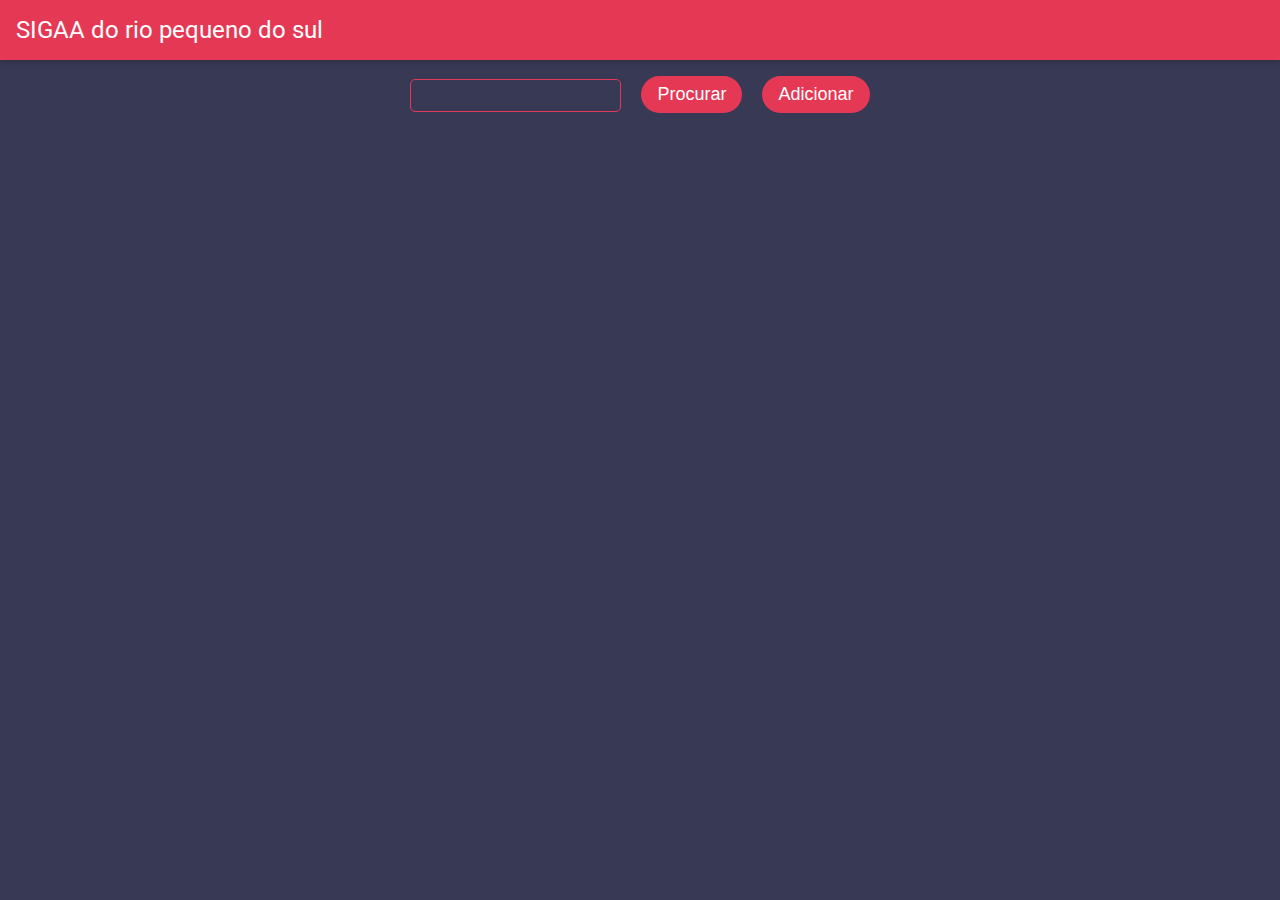
<file: ENTREGAS-1-TRI/Cadastro - Frontend/index.html>
<!DOCTYPE html>
<html>
  <head>
    <meta charset="utf-8" />
    <meta http-equiv="X-UA-Compatible" content="IE=edge" />
    <title>Cadastro de Aluno</title>
    <meta name="viewport" content="width=device-width, initial-scale=1" />
    <link rel="stylesheet" type="text/css" media="screen" href="main.css" />
    <script defer async src="main.js"></script>
    <script defer async src="masks.js"></script>
  </head>
  <body>
    <header>
      <span>SIGAA do rio pequeno do sul</span>
    </header>
    <main>
      <div class="action-bar">
        <input type="text" />
        <button class="bt-search">Procurar</button>
        <button class="bt-add">Adicionar</button>
      </div>

      <div class="container-data">
        <template class="aluno">
          <div class="modal">
            <button class="bt-close">X</button>
            <h1>Cadastar Pessoa</h1>
            <form>
              <div class="input-container">
                <label for="nome">Nome</label>
                <input name="nome" id="nome" type="text" />
              </div>
              <div class="input-container">
                <label for="dataNasc">Data de Nascimento</label>
                <input
                  data-mascara="calendario"
                  name="dataNasc"
                  id="dataNasc"
                  type="text"
                />
              </div>
              <div class="input-container">
                <label for="matricula">Matricula</label>
                <input
                  data-mascara="matricula"
                  name="matricula"
                  id="matricula"
                  type="text"
                />
              </div>
            </form>
            <div class="action">
              <button class="bt-save">Salvar</button>
            </div>
          </div>
        </template>
      </div>
    </main>
    <footer></footer>
  </body>
</html>
</file>
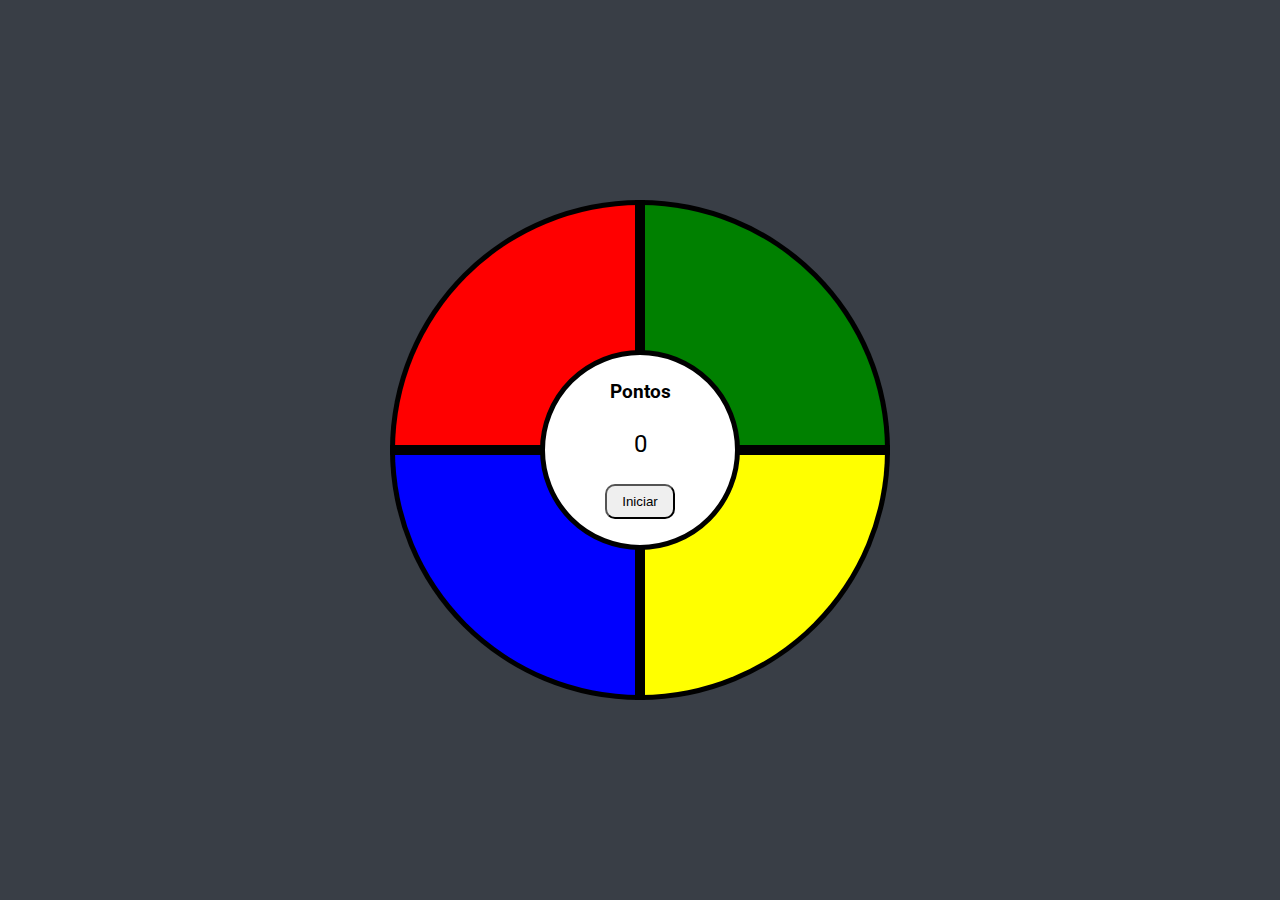
<file: ENTREGAS-1-TRI/Genius/index.html>
<!DOCTYPE html>
<html lang="pt-BR">
  <head>
    <meta charset="UTF-8" />
    <title>Genius</title>
    <link rel="preconnect" href="https://fonts.googleapis.com">
    <link rel="preconnect" href="https://fonts.gstatic.com" crossorigin>
    <link href="https://fonts.googleapis.com/css2?family=Roboto&display=swap" rel="stylesheet">
    <link rel="stylesheet" href="styles/normalize.css" />
    <link rel="stylesheet" href="styles/genius.css" />
    <link rel="stylesheet" href="styles/styles_normal.css" />
    <script type="module" defer async src="scripts/main.js"></script>
  </head>
  <body>

    <main id="counter" class="notVisibility">
      <h1>3</h1>
    </main>

    <main id="menu">
      <h3>Pontos</h3>
      <p class="points">0</p>
      <button>Iniciar</button>
    </main>
    <main id="genius">
      <div>
        <audio preload="auto">
				<source src="https://s3.amazonaws.com/freecodecamp/simonSound1.mp3"></source>
			</audio>
    </div>
      <div>
        <audio preload="auto">
				<source src="https://s3.amazonaws.com/freecodecamp/simonSound2.mp3"></source>
			</audio>
    </div>
      <div>
        <audio preload="auto">
				<source src="https://s3.amazonaws.com/freecodecamp/simonSound3.mp3"></source>
			</audio>
    </div>
      <div>
        <audio preload="auto">
				<source src="https://s3.amazonaws.com/freecodecamp/simonSound4.mp3"></source>
			</audio>
    </div>
    </main>
  </body>
</html>
</file>
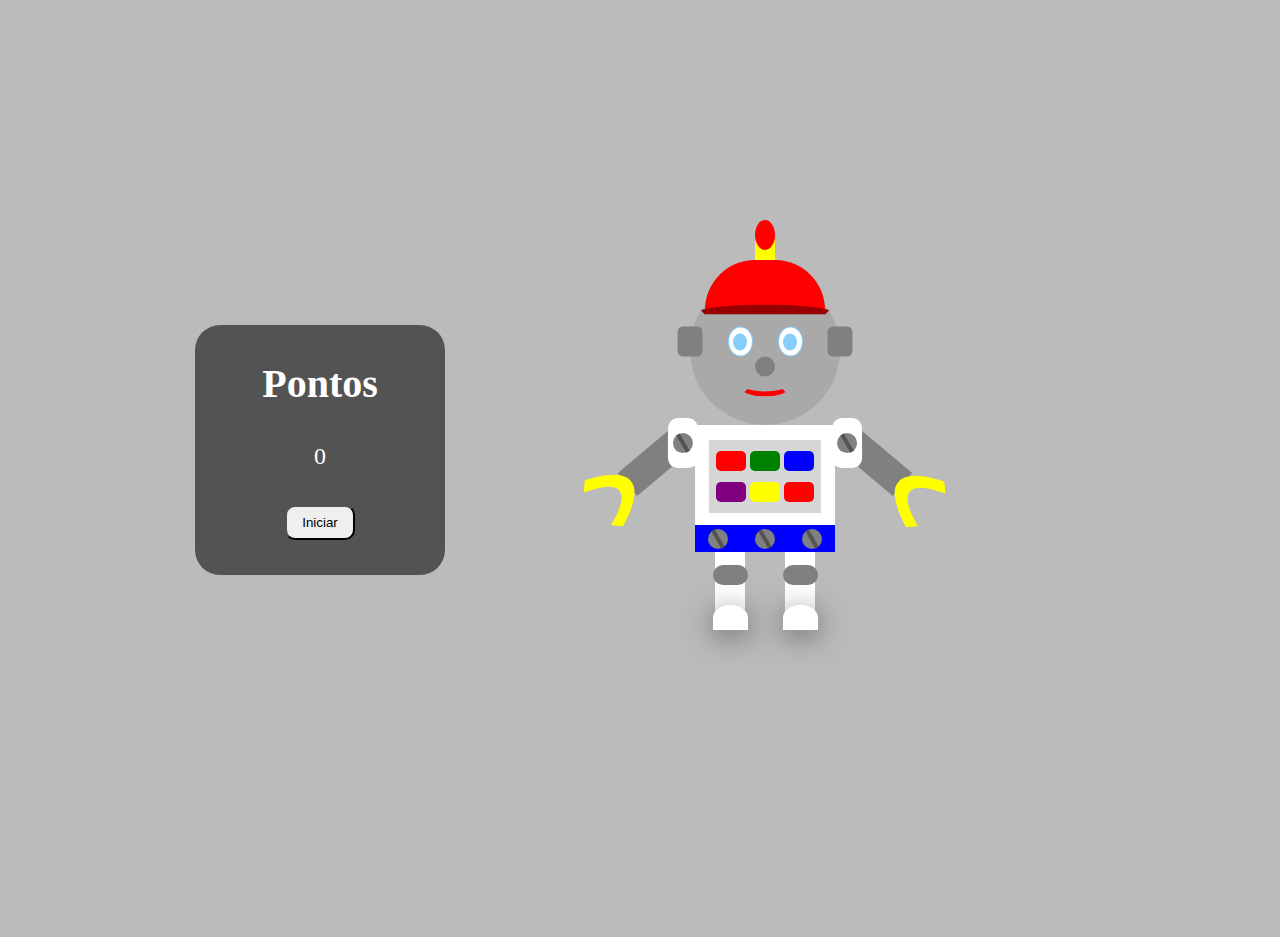
<file: ENTREGAS-1-TRI/Genius/robo.html>
<!DOCTYPE html>
<html lang="pt-BR">
  <head>
    <meta charset="UTF-8" />
    <title>Genius Robo</title>
    <link rel="stylesheet" href="styles/normalize.css" />
    <link rel="stylesheet" href="styles/genius.css" />
    <link rel="stylesheet" href="styles/styles_robo.css" />
    <script type="module" defer async src="scripts/main.js"></script>
  </head>
  <body>
    <main id="counter" class="notVisibility">
      <h1>3</h1>
    </main>
    <main id="menu">
      <h3>Pontos</h3>
      <p class="points">0</p>
      <button>Iniciar</button>
    </main>
    <div id="robo">
      <div class="cabeca">
      <div class="antena-container">
        <div class="antena"></div>
      </div>
      <div class="bone"></div>
      <div class="rosto">
        <div class="sobrancelha-container">
          <div class="sobrancelha"></div>
          <div class="sobrancelha"></div>
        </div>
        <div class="orelha-container">
          <div class="orelha"></div>
          <div class="olho-container">
            <div class="olho"></div>
            <div class="olho"></div>
          </div>
          <div class="orelha"></div>
        </div>

        <div class="nariz"></div>
        <div class="boca"></div>
      </div>
      </div>
      <div class="corpo-container">
        <div class="braco">
          <div class="manga">
            <div class="parafuso"></div>
          </div>
        </div>
        <div class="corpo">
          <div id="genius" class="button-container">
            <div class="button" , style="color: red">
              <audio preload="auto">
          <source src="https://s3.amazonaws.com/freecodecamp/simonSound1.mp3"></source>
        </div>
            <div class="button" , style="color: green">
              <audio preload="auto">
          <source src="https://s3.amazonaws.com/freecodecamp/simonSound2.mp3"></source>
        </div>
            <div class="button" , style="color: blue">
              <audio preload="auto">
          <source src="https://s3.amazonaws.com/freecodecamp/simonSound3.mp3"></source>
        </div>
            <div class="button" , style="color: purple">
              <audio preload="auto">
          <source src="https://s3.amazonaws.com/freecodecamp/simonSound4.mp3"></source>
        </div>
            <div class="button" , style="color: yellow">
              <audio preload="auto">
          <source src="https://s3.amazonaws.com/freecodecamp/simonSound1.mp3"></source>
        </div>
            <div class="button" , style="color: red">
              <audio preload="auto">
          <source src="https://s3.amazonaws.com/freecodecamp/simonSound2.mp3"></source>
        </div>
          </div>
          <div class="cinto">
            <div class="parafuso"></div>
            <div class="parafuso"></div>
            <div class="parafuso"></div>
          </div>
        </div>
        <div class="braco">
          <div class="manga">
            <div class="parafuso"></div>
          </div>
        </div>
      </div>
      <div class="perna-container">
        <div class="perna"></div>
        <div class="perna"></div>
      </div>
    </div>
  </body>
</html>
</file>
<file: ENTREGAS-1-TRI/Cadastro - Frontend/main.css>
@import url("https://fonts.googleapis.com/css2?family=Roboto&display=swap");

:root {
  font-family: "Roboto", sans-serif;
  color: white;

  --font-size-form: 15px;

  --ascent-color: #e53854;
  --background-color: #383a55;
  --background-card-color: #24253c;
}

* {
  box-sizing: border-box;
}

html,
body {
  margin: 0;
  padding: 0;
  min-height: 100vh;
  background-color: var(--background-color);
}

header {
  padding: 16px;
  box-shadow: 0 3px 6px rgba(0, 0, 0, 0.16);
  background: var(--ascent-color);
  margin-bottom: 16px;

  font-size: x-large;
}

main {
  display: flex;
  justify-content: center;
  align-items: center;
  flex-direction: column;
}

input {
  border: 1px solid var(--ascent-color);
  border-radius: 5px;

  padding: 8px 16px;

  color: white;
  background-color: transparent;
}

button {
  border: none;
  border-radius: 100px;
  font-size: large;
  padding: 8px 16px;
  color: white;
  background-color: var(--ascent-color);

  cursor: pointer;
}

.modal form > div {
  margin-bottom: 1em;
}

.modal form > div > label {
  display: inline-block;

  padding: 0 8px;
  margin-left: 8px;
  font-size: var(--font-size-form);
  transform: translateY(150%);
  transition: transform 0.3s;

  background-color: var(--background-card-color);
}

.modal form > div > input {
  width: 100%;
  font-size: var(--font-size-form);
}

.modal div.action {
  display: flex;
  justify-content: end;
  border-top: 1px solid var(--ascent-color);
  padding-top: 8px;
}

.modal {
  position: relative;
  background-color: var(--background-card-color);
  border: 2px solid var(--ascent-color);
  box-shadow: 0px 3px 6px rgba(0, 0, 0, 0.16);
  border-radius: 5px;
  padding: 1em;
  margin: 2em;

  max-width: 350px;
}

.modal .bt-save {
  cursor: pointer;
}

.modal .bt-save:hover {
  opacity: 0.8;
}

.modal h1 {
  display: block;
  margin: 0 0 8px 0;
  padding-bottom: 8px;
  border-bottom: 1px solid var(--ascent-color);
}

.modal .bt-close {
  position: absolute;
  height: 2em;
  width: 2em;
  right: 0;
  top: 0;
  transform: translate(25%, -25%);
  border-radius: 50;
  border: 2px solid;
  color: var(--ascent-color);
  background-color: var(--background-color);

  display: flex;
  justify-content: center;
  align-items: center;

  cursor: pointer;
}

.action-bar button {
  margin-left: 16px;
}
</file>
<file: ENTREGAS-1-TRI/Genius/styles/genius.css>
@keyframes piscadela {
  50% {
    background: radial-gradient(white, currentColor);
    box-shadow: 0 0 10em currentColor;
  }
}

@keyframes counter {
  0% {
    opacity: 1;
  }

  100% {
    font-size: 1000px;
    opacity: 0;
  }
}

#genius > div.animate {
  animation: piscadela 0.7s ease-in-out;
}

.notVisibility {
  visibility: hidden;
}

h1.animate {
  animation: counter 0.7s ease-in-out;
}
</file>
<file: ENTREGAS-1-TRI/Genius/styles/styles_normal.css>
body {
  display: flex;
  justify-content: center;
  align-items: center;

  background-color: #393e46;

  overflow: hidden;
}

#counter {
  z-index: 100;
  position: absolute;

  display: flex;
  justify-content: center;
  align-items: center;

  height: 100vh;
  width: 100vw;
  background-color: rgba(0, 0, 0, 0.3);
}

#counter > h1 {
  z-index: 100;

  font-size: 100px;
  color: white;
  text-shadow: -3px 0 black, 0 3px black, 3px 0 black, 0 -3px black;
}

#menu {
  z-index: 10;
  position: absolute;
  top: 50%;
  left: 50%;
  transform: translate(-50%, -50%);

  background: white;
  border: 5px solid black;

  color: black;
  font-family: "Roboto", sans-serif;

  border-radius: 50%;
  height: 200px;
  width: 200px;

  display: flex;
  justify-content: space-evenly;
  align-items: center;
  flex-direction: column;
}

#menu > * {
  margin: 0;
  padding: 0;
}

#menu > p {
  font-size: 24px;
}

#menu > button {
  padding: 8px 15px;
  border-radius: 10px;
}

#genius {
  height: 500px;
  width: 500px;
  display: flex;
  flex-wrap: wrap;
}

#genius > div {
  border: 5px solid black;
  width: 50%;
  flex: none;
  cursor: pointer;

  background-color: currentColor;
}

#genius > div:nth-child(1) {
  color: red;
  border-radius: 100% 0 0 0;
}

#genius > div:nth-child(2) {
  color: green;
  border-radius: 0 100% 0 0;
}

#genius > div:nth-child(3) {
  color: blue;
  border-radius: 0 0 0 100%;
}

#genius > div:nth-child(4) {
  color: yellow;
  border-radius: 0 0 100% 0;
}
</file>
<file: ENTREGAS-1-TRI/Genius/styles/styles_robo.css>
body {
  display: flex;
  flex-direction: row;
  justify-content: center;
  align-items: center;
  background: rgb(30, 30, 30, 0.3);

  overflow: hidden;
}

#menu {
  width: 250px;
  height: 250px;

  display: flex;
  flex-direction: column;
  justify-content: space-evenly;
  align-items: center;

  border-radius: 25px;

  background: #535353;

  color: white;
}
#menu > * {
  margin: 0;
  padding: 0;
}

#menu > h3 {
  font-size: 40px;
}

#menu > p {
  font-size: 24px;
}

#menu > button {
  padding: 8px 15px;
  border-radius: 10px;
}

#counter {
  z-index: 100;
  position: absolute;

  display: flex;
  justify-content: center;
  align-items: center;

  height: 100vh;
  width: 100vw;
  background-color: rgba(0, 0, 0, 0.3);
}

#counter > h1 {
  z-index: 100;

  font-size: 100px;
  color: white;
  text-shadow: -3px 0 black, 0 3px black, 3px 0 black, 0 -3px black;
}

#robo {
  width: 50vw;
  height: 100vh;
  display: flex;
  flex-direction: column;
  justify-content: center;
  align-items: center;
}

#genius > div {
  cursor: pointer;
}

.cabeca {
  width: 150px;
  height: 150px;
  border-radius: 50%;
  background: rgba(128, 128, 128, 0.3);
  display: flex;
  flex-direction: column;
  justify-content: center;
  align-items: center;
}
.bone {
  position: absolute;
  flex-shrink: 0;
  height: 50px;
  width: 120px;
  border-radius: 100px 100px 0 0;
  background-color: green;

  transform: translateY(-130%);

  display: flex;
  justify-content: center;

  background: red;
}
.bone::after {
  display: block;
  content: "";
  flex-shrink: 0;
  width: 120px;
  height: 100px;
  border: solid 10px;
  border-color: rgb(151, 0, 0) transparent transparent;
  border-radius: 50%/10px;
  transform: translateY(37%);
}
.rosto {
  width: 100%;
  height: 100%;
  display: flex;
  flex-direction: column;
  justify-content: center;
  align-items: center;
  transform: translateY(-15%);
}
.antena::before {
  display: block;
  content: "";
  flex-shrink: 0;
  width: 20px;
  height: 30px;
  border-radius: 50%;
  transform: translateY(-50%);
  background: red;
}
.antena {
  display: flex;
  flex-direction: column;
  justify-content: space-between;
  align-items: center;

  width: 20px;
  height: 40px;
  background: #ff0;
  transform: translateY(-50%);
}
.antena::after {
  display: block;
  content: "";
  flex-shrink: 0;
  width: 30px;
  height: 25px;
  border-radius: 20%;
  background: grey;
}
.antena-container {
  transform: translateY(-50%);
}
.sobrancelha {
  width: 40px;
  height: 0px;
  border-radius: 25px;
  background: grey;
}
.sobrancelha:nth-child(1) {
  transform: rotate(-20deg);
}
.sobrancelha:nth-child(2) {
  transform: rotate(20deg);
}
.sobrancelha-container {
  width: 90%;
  height: 15%;
  display: flex;
  justify-content: space-around;
}
.orelha {
  width: 25px;
  height: 30px;
  border-radius: 20%;
  background: grey;
}
.orelha:nth-child(1) {
  transform: translate(-50%);
}
.orelha:nth-child(3) {
  transform: translate(50%);
}
.orelha-container {
  width: 100%;
  display: flex;
  justify-content: space-between;
}
.olho-container {
  flex: 1;
  display: flex;
  justify-content: space-around;
  align-items: center;
}
.olho {
  width: 25px;
  height: 30px;
  border-radius: 50%;
  display: flex;
  justify-content: center;
  align-items: center;
  background: #fff;
  border: 1px solid #87cefa;
}
.olho::after {
  display: block;
  content: "";
  width: 60%;
  height: 60%;
  border-radius: 50%;
  background: #87cefa;
}
.nariz {
  flex-shrink: 0;
  width: 20px;
  height: 20px;
  border-radius: 50%;
  background: gray;
}
.boca {
  width: 50px;
  height: 20px;
  border: solid 5px;
  border-color: red transparent transparent;
  border-radius: 50%/10px;
  transform: rotate(180deg);
}
.parafuso {
  width: 20px;
  height: 20px;
  border-radius: 50%;
  display: flex;
  justify-content: center;
  align-items: center;
  background: gray;
}
.parafuso::after {
  display: block;
  content: "";
  width: 100%;
  height: 20%;
  transform: rotate(60deg);
  background: #535353;
}
.corpo-container {
  display: flex;
  flex-direction: row;
}
.corpo {
  width: 140px;
  height: 100px;
  display: flex;
  flex-direction: column;
  justify-content: center;
  align-items: center;
  background: #fff;
}
.button-container {
  width: 80%;
  height: 80%;
  transform: translateY(15px);
  background: rgba(128, 128, 128, 0.322);
  display: flex;
  flex-wrap: wrap;
  justify-content: space-around;
  align-items: center;
  padding: 5px;
}
.button {
  width: 30px;
  height: 20px;
  border-radius: 5px;
  background: currentColor;
}
.cinto {
  width: 100%;
  height: 30px;
  display: flex;
  justify-content: space-around;
  align-items: center;
  background-color: #00f;
  transform: translateY(100%);
}
.manga {
  width: 30px;
  height: 50px;
  background: #fff;

  display: flex;
  justify-content: center;
  align-items: center;

  border-radius: 10px;
}
.braco:nth-child(1) > .manga {
  transform: rotate(-50deg) translate(70%, -25%);
}
.braco:nth-child(3) > .manga {
  transform: rotate(50deg) translate(-70%, -25%);
}
.braco {
  width: 30px;
  height: 70px;
  background: grey;
}
.braco::after {
  display: block;
  content: "";

  width: 100px;
  height: 600px;
  border: solid 15px;
  border-color: yellow transparent transparent;
  border-radius: 50%;
  transform: translate(-39%, 15px);
}
.braco:nth-child(1) {
  transform: rotate(50deg) translate(-50%, 30%);
}
.braco:nth-child(3) {
  transform: rotate(-50deg) translate(50%, 30%);
}
.perna-container {
  width: 140px;
  display: flex;
  flex-direction: row;
  justify-content: space-around;
}
.perna {
  width: 30px;
  height: 100px;
  display: flex;
  flex-direction: column;
  align-items: center;
  background: #fff;
}
.perna::before {
  display: block;
  content: "";
  flex-shrink: 0;
  width: 35px;
  height: 20px;
  background: gray;
  border-radius: 10px;
  transform: translateY(40px);
}
.perna::after {
  display: block;
  content: "";
  flex-shrink: 0;
  width: 35px;
  height: 25px;
  background: #fff;
  box-shadow: 0 5px 30px rgba(0, 0, 0, 0.5);
  border-radius: 50% 50% 0 0;
  transform: translateY(60px);
}
</file>
